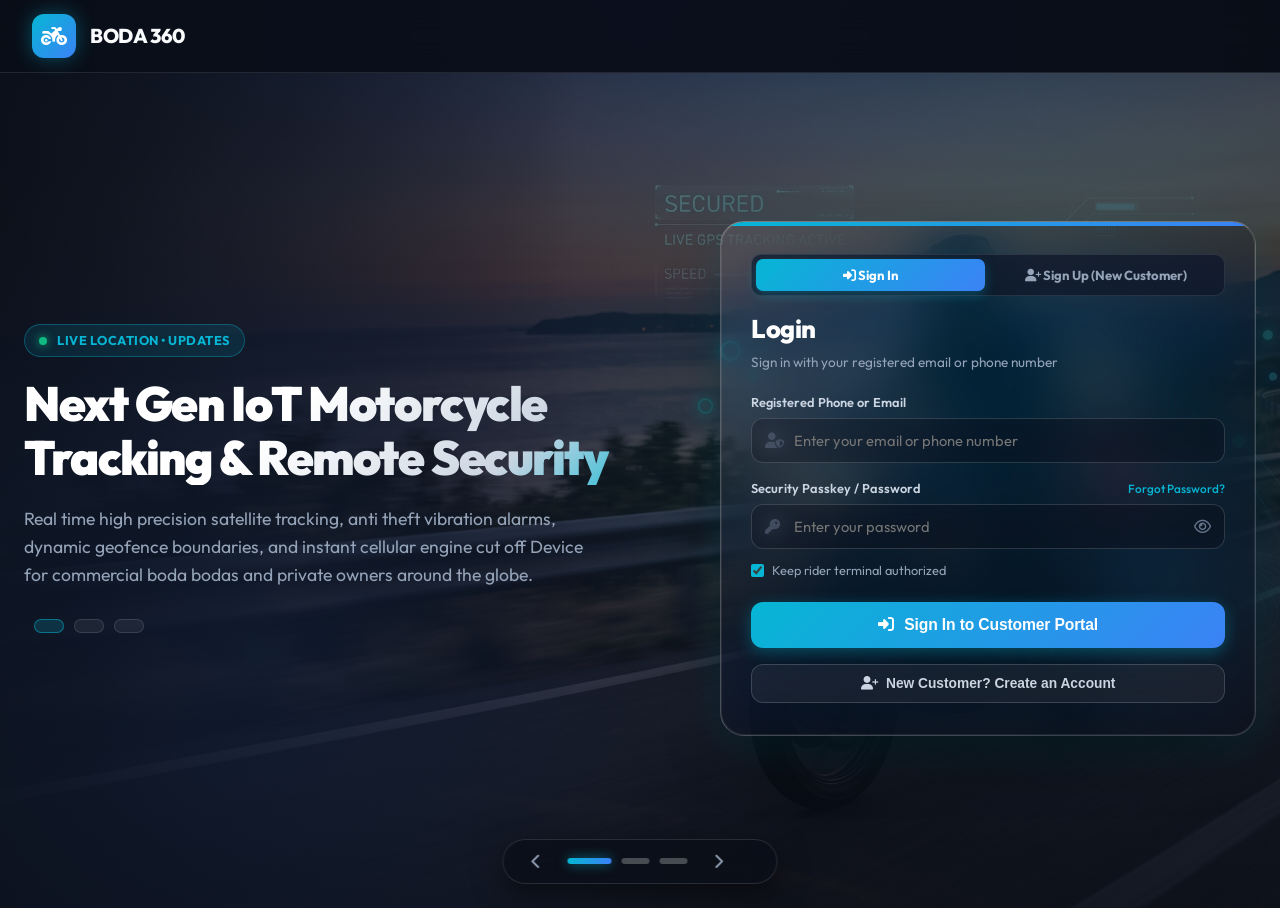
<file: index.html>
<!DOCTYPE html>
<html lang="en">

<head>
  <script src="/render-api-bridge.js"></script>
  <meta charset="UTF-8">
  <meta name="viewport" content="width=device-width, initial-scale=1.0">
  <title>Boda 360 IoT Ecosystem | Standalone Portals & Telematics Gateway</title>
  <meta name="description"
    content="IoT motorcycle tracking and remote immobilization system with dedicated, independent portals for Customers and Manufacturers. Commercial telematics and security in Kampala, Uganda.">
  <link rel="icon" type="image/svg+xml" href="data:image/svg+xml,%3Csvg xmlns='http://www.w3.org/2000/svg' viewBox='0 0 64 64'%3E%3Cdefs%3E%3ClinearGradient id='g' x1='0%25' y1='0%25' x2='100%25' y2='100%25'%3E%3Cstop offset='0%25' stop-color='%230284c7'/%3E%3Cstop offset='100%25' stop-color='%2338bdf8'/%3E%3C/linearGradient%3E%3C/defs%3E%3Crect width='64' height='64' rx='14' fill='url(%23g)'/%3E%3Ccircle cx='15.5' cy='43' r='7.5' fill='none' stroke='%23fff' stroke-width='4'/%3E%3Ccircle cx='15.5' cy='43' r='2' fill='%23fff'/%3E%3Ccircle cx='48.5' cy='43' r='7.5' fill='none' stroke='%23fff' stroke-width='4'/%3E%3Ccircle cx='48.5' cy='43' r='2' fill='%23fff'/%3E%3Cpath d='M15.5 43 L27 36' stroke='%23fff' stroke-width='3.6' stroke-linecap='round'/%3E%3Cpath d='M35.5 17.5 H41.5 L48.5 43' fill='none' stroke='%23fff' stroke-width='4' stroke-linecap='round' stroke-linejoin='round'/%3E%3Cpath d='M9.5 26.5 H22.5 L26.5 29.5 C29 24 34 22 41.5 24 L43 28.5 L35.5 40.5 H26.5 L23.5 33 L11.5 30.5 Z' fill='%23fff'/%3E%3Cpath d='M43.5 22 L49 23.2 L47.8 27.5 L43 26.5 Z' fill='%23fff'/%3E%3C/svg%3E">

  <!-- Google Fonts: Outfit & JetBrains Mono -->
  <link rel="preconnect" href="https://fonts.googleapis.com">
  <link rel="preconnect" href="https://fonts.gstatic.com" crossorigin>
  <link
    href="https://fonts.googleapis.com/css2?family=JetBrains+Mono:wght@400;500;700&family=Outfit:wght@300;400;500;600;700;800;900&display=swap"
    rel="stylesheet">

  <!-- Font Awesome Icons -->
  <link rel="stylesheet" href="https://cdnjs.cloudflare.com/ajax/libs/font-awesome/6.5.1/css/all.min.css">

  <style>
    :root {
      --bg-primary: #0a0e17;
      --bg-secondary: #0f172a;
      --bg-card: rgba(15, 23, 42, 0.85);
      --border-color: rgba(255, 255, 255, 0.1);
      --accent-cyan: #06b6d4;
      --accent-blue: #3b82f6;
      --accent-amber: #f59e0b;
      --accent-emerald: #10b981;
      --accent-rose: #f43f5e;
      --text-main: #f8fafc;
      --text-muted: #94a3b8;
    }

    * {
      box-sizing: border-box;
      margin: 0;
      padding: 0;
    }

    html,
    body {
      max-width: 100%;
      overflow-x: hidden;
    }

    body {
      font-family: 'Outfit', sans-serif;
      background: radial-gradient(circle at 50% 0%, #1e1b4b 0%, var(--bg-primary) 65%);
      color: var(--text-main);
      min-height: 100vh;
      display: flex;
      flex-direction: column;
      line-height: 1.5;
    }

    /* Top App Navigation */
    .top-bar {
      border-bottom: 1px solid var(--border-color);
      background: rgba(10, 14, 23, 0.88);
      -webkit-backdrop-filter: blur(16px);
      backdrop-filter: blur(16px);
      padding: 14px 32px;
      display: flex;
      justify-content: space-between;
      align-items: center;
      position: sticky;
      top: 0;
      z-index: 100;
    }

    .brand-wrap {
      display: flex;
      align-items: center;
      gap: 14px;
    }

    .logo-badge {
      width: 44px;
      height: 44px;
      border-radius: 12px;
      background: linear-gradient(135deg, var(--accent-cyan), var(--accent-blue));
      display: flex;
      align-items: center;
      justify-content: center;
      font-size: 1.3rem;
      color: #fff;
      box-shadow: 0 0 20px rgba(6, 182, 212, 0.4);
    }

    .brand-title {
      font-size: 1.25rem;
      font-weight: 800;
      letter-spacing: -0.02em;
      display: flex;
      align-items: center;
      gap: 10px;
    }

    .brand-pill {
      font-size: 0.65rem;
      background: rgba(6, 182, 212, 0.15);
      border: 1px solid rgba(6, 182, 212, 0.3);
      color: var(--accent-cyan);
      padding: 3px 8px;
      border-radius: 20px;
      letter-spacing: 0.05em;
      text-transform: uppercase;
      font-weight: 700;
    }

    .gateway-status-info {
      font-size: 0.85rem;
      color: var(--text-muted);
      display: flex;
      align-items: center;
      gap: 16px;
    }

    .gateway-status-info strong {
      color: #e2e8f0;
    }

    /* ========================================================
       HERO BANNER SECTION WITH DUAL-IMAGE SLIDER & LOGIN GATEWAY
       ======================================================== */
    .hero-banner-section {
      position: relative;
      width: 100%;
      flex: 1;
      min-height: calc(100vh - 65px);
      overflow: hidden;
      display: flex;
      align-items: center;
      justify-content: center;
    }

    /* Background Slides Container */
    .hero-slides-viewport {
      position: absolute;
      inset: 0;
      z-index: 1;
    }

    .hero-slide {
      position: absolute;
      inset: 0;
      opacity: 0;
      transform: scale(1.05);
      transition: opacity 1.2s cubic-bezier(0.4, 0, 0.2, 1), transform 8s ease-out;
      background-size: cover;
      background-position: center center;
      background-repeat: no-repeat;
    }

    .hero-slide.active {
      opacity: 1;
      transform: scale(1);
    }

    /* Slide 1: Coastal Rider with HUD Graphic */
    .hero-slide-1 {
      background-image:
        linear-gradient(180deg, rgba(10, 14, 23, 0.4) 0%, rgba(10, 14, 23, 0.85) 100%),
        linear-gradient(90deg, rgba(10, 14, 23, 0.88) 0%, rgba(10, 14, 23, 0.22) 45%, rgba(10, 14, 23, 0.48) 100%),
        url('/image/hero bunner 1.jpg'),
        url('/image/hero-banner-1.jpg');
    }

    /* Slide 2: Speedway Telematics Rider at Dusk/Night */
    .hero-slide-2 {
      background-image:
        linear-gradient(180deg, rgba(10, 14, 23, 0.4) 0%, rgba(10, 14, 23, 0.85) 100%),
        linear-gradient(90deg, rgba(10, 14, 23, 0.88) 0%, rgba(10, 14, 23, 0.22) 45%, rgba(10, 14, 23, 0.48) 100%),
        url('/image/hero bunner 2.jpg'),
        url('/image/hero-banner-2.jpg');
    }

    /* Slide 3: Smart Security & Tamper Alert */
    .hero-slide-3 {
      background-image:
        linear-gradient(180deg, rgba(10, 14, 23, 0.4) 0%, rgba(10, 14, 23, 0.85) 100%),
        linear-gradient(90deg, rgba(10, 14, 23, 0.88) 0%, rgba(10, 14, 23, 0.22) 45%, rgba(10, 14, 23, 0.48) 100%),
        url('/image/hero bunner 3.jpg'),
        url('/image/hero-banner-3.jpg');
    }

    /* Scanline Grid Overlay for Tech Aesthetics */
    .hero-tech-overlay {
      position: absolute;
      inset: 0;
      background: radial-gradient(circle at 80% 30%, rgba(6, 182, 212, 0.12), transparent 45%),
        radial-gradient(circle at 20% 70%, rgba(59, 130, 246, 0.1), transparent 45%);
      pointer-events: none;
      z-index: 2;
    }

    /* Slider Interactive Navigation Controls */
    .banner-controls {
      position: absolute;
      bottom: 24px;
      left: 50%;
      transform: translateX(-50%);
      z-index: 10;
      display: flex;
      align-items: center;
      gap: 16px;
      background: rgba(10, 14, 23, 0.75);
      -webkit-backdrop-filter: blur(12px);
      backdrop-filter: blur(12px);
      border: 1px solid rgba(255, 255, 255, 0.12);
      padding: 8px 18px;
      border-radius: 40px;
      box-shadow: 0 10px 30px rgba(0, 0, 0, 0.5);
    }

    .banner-btn {
      background: transparent;
      border: none;
      color: var(--text-muted);
      cursor: pointer;
      font-size: 0.95rem;
      padding: 6px 10px;
      border-radius: 50%;
      display: flex;
      align-items: center;
      justify-content: center;
      transition: all 0.2s ease;
    }

    .banner-btn:hover {
      color: #fff;
      background: rgba(255, 255, 255, 0.1);
    }

    .banner-dots {
      display: flex;
      align-items: center;
      gap: 10px;
    }

    .banner-dot {
      width: 28px;
      height: 6px;
      border-radius: 4px;
      background: rgba(255, 255, 255, 0.25);
      cursor: pointer;
      transition: all 0.3s ease;
    }

    .banner-dot.active {
      width: 44px;
      background: linear-gradient(90deg, var(--accent-cyan), var(--accent-blue));
      box-shadow: 0 0 12px rgba(6, 182, 212, 0.6);
    }

    .banner-slide-label {
      font-family: 'JetBrains Mono', monospace;
      font-size: 0.75rem;
      color: var(--text-muted);
      white-space: nowrap;
      padding-left: 8px;
      border-left: 1px solid rgba(255, 255, 255, 0.15);
    }

    /* Hero Banner Inner Split Grid */
    .hero-content-wrap {
      position: relative;
      z-index: 5;
      max-width: 1280px;
      width: 100%;
      margin: 0 auto;
      padding: 56px 24px 80px;
      display: grid;
      grid-template-columns: 1.15fr 0.95fr;
      gap: 48px;
      align-items: center;
    }

    /* Left Side: System Narrative & Metrics */
    .hero-info-column {
      display: flex;
      flex-direction: column;
      gap: 20px;
    }

    .hero-live-pill {
      display: inline-flex;
      align-items: center;
      gap: 10px;
      background: rgba(6, 182, 212, 0.12);
      border: 1px solid rgba(6, 182, 212, 0.35);
      color: var(--accent-cyan);
      padding: 6px 14px;
      border-radius: 30px;
      font-size: 0.8rem;
      font-weight: 700;
      letter-spacing: 0.04em;
      width: fit-content;
    }

    .pulse-dot {
      width: 8px;
      height: 8px;
      border-radius: 50%;
      background: #10b981;
      box-shadow: 0 0 10px #10b981;
      animation: livePulse 2s infinite;
    }

    @keyframes livePulse {
      0% {
        transform: scale(0.95);
        opacity: 0.75;
      }

      50% {
        transform: scale(1.3);
        opacity: 1;
      }

      100% {
        transform: scale(0.95);
        opacity: 0.75;
      }
    }

    .hero-main-title {
      font-size: 3rem;
      font-weight: 900;
      line-height: 1.12;
      letter-spacing: -0.03em;
      background: linear-gradient(135deg, #ffffff 40%, #cbd5e1 75%, var(--accent-cyan) 100%);
      -webkit-background-clip: text;
      background-clip: text;
      -webkit-text-fill-color: transparent;
    }

    .hero-tagline {
      font-size: 1.1rem;
      color: #94a3b8;
      line-height: 1.6;
      max-width: 580px;
    }

    /* Key Spec Badges */
    .hero-specs-row {
      display: flex;
      flex-wrap: wrap;
      gap: 12px;
      margin-top: 8px;
    }

    .spec-item {
      display: flex;
      align-items: center;
      gap: 10px;
      background: rgba(15, 23, 42, 0.65);
      -webkit-backdrop-filter: blur(10px);
      backdrop-filter: blur(10px);
      border: 1px solid var(--border-color);
      border-radius: 12px;
      padding: 10px 16px;
    }

    .spec-icon {
      font-size: 1.1rem;
      color: var(--accent-cyan);
    }

    .spec-text-val {
      font-family: 'JetBrains Mono', monospace;
      font-size: 0.88rem;
      font-weight: 700;
      color: #f1f5f9;
    }

    .spec-text-lbl {
      font-size: 0.7rem;
      color: var(--text-muted);
      text-transform: uppercase;
      letter-spacing: 0.05em;
    }

    /* Quick Image Switcher Chips */
    .image-switcher-strip {
      display: flex;
      align-items: center;
      gap: 10px;
      margin-top: 10px;
      flex-wrap: wrap;
    }

    .image-switcher-strip span {
      font-size: 0.75rem;
      color: var(--text-muted);
      text-transform: uppercase;
      letter-spacing: 0.05em;
    }

    .btn-switch-img {
      background: rgba(255, 255, 255, 0.06);
      border: 1px solid rgba(255, 255, 255, 0.12);
      color: #cbd5e1;
      padding: 6px 14px;
      border-radius: 20px;
      font-size: 0.78rem;
      font-weight: 600;
      cursor: pointer;
      display: inline-flex;
      align-items: center;
      gap: 8px;
      transition: all 0.2s ease;
    }

    .btn-switch-img:hover,
    .btn-switch-img.active {
      background: rgba(6, 182, 212, 0.18);
      border-color: rgba(6, 182, 212, 0.5);
      color: #fff;
    }

    /* ========================================================
       RIGHT SIDE: INTERACTIVE PORTAL LOGIN CARD TERMINAL
       ======================================================== */
    .hero-login-card {
      background: linear-gradient(135deg, rgba(255, 255, 255, 0.08) 0%, rgba(15, 23, 42, 0.22) 40%, rgba(10, 14, 23, 0.45) 100%);
      border: 1px solid rgba(255, 255, 255, 0.18);
      border-top: 1px solid rgba(255, 255, 255, 0.35);
      border-left: 1px solid rgba(255, 255, 255, 0.25);
      border-radius: 24px;
      padding: 32px 30px;
      backdrop-filter: blur(28px) saturate(180%);
      -webkit-backdrop-filter: blur(28px) saturate(180%);
      box-shadow: 0 25px 60px -15px rgba(0, 0, 0, 0.65),
        0 0 0 1px rgba(255, 255, 255, 0.08) inset,
        0 12px 40px rgba(6, 182, 212, 0.15);
      display: flex;
      flex-direction: column;
      position: relative;
      overflow: hidden;
      transition: border-color 0.3s ease, box-shadow 0.3s ease;
    }

    .hero-login-card::before {
      content: '';
      position: absolute;
      top: 0;
      left: 0;
      right: 0;
      height: 4px;
      background: linear-gradient(90deg, var(--accent-cyan), var(--accent-blue));
      transition: background 0.3s ease;
    }

    .login-card-header {
      margin-bottom: 20px;
    }

    .login-badge-top {
      display: flex;
      align-items: center;
      justify-content: space-between;
      margin-bottom: 8px;
    }

    .terminal-title {
      font-family: 'JetBrains Mono', monospace;
      font-size: 0.75rem;
      letter-spacing: 0.1em;
      color: var(--accent-cyan);
      text-transform: uppercase;
      display: flex;
      align-items: center;
      gap: 8px;
    }

    .login-title {
      font-size: 1.6rem;
      font-weight: 800;
      color: #fff;
      letter-spacing: -0.02em;
    }

    .login-subtitle {
      font-size: 0.85rem;
      color: var(--text-muted);
      margin-top: 4px;
    }

    /* Dedicated Customer Info Banner */
    .customer-info-banner {
      background: rgba(6, 182, 212, 0.08);
      border: 1px solid rgba(6, 182, 212, 0.26);
      border-radius: 14px;
      padding: 12px 14px;
      margin-bottom: 18px;
      display: flex;
      align-items: center;
      gap: 12px;
      transition: all 0.3s ease;
      position: relative;
      backdrop-filter: blur(12px);
      -webkit-backdrop-filter: blur(12px);
    }

    .customer-info-icon {
      width: 38px;
      height: 38px;
      border-radius: 10px;
      background: rgba(6, 182, 212, 0.2);
      border: 1px solid rgba(6, 182, 212, 0.4);
      display: flex;
      align-items: center;
      justify-content: center;
      font-size: 1.15rem;
      color: var(--accent-cyan);
      flex-shrink: 0;
    }

    .customer-info-text {
      flex: 1;
      min-width: 0;
    }

    .customer-info-target {
      font-size: 0.76rem;
      font-weight: 700;
      color: #e2e8f0;
      text-transform: uppercase;
      letter-spacing: 0.04em;
    }

    .customer-info-desc {
      font-size: 0.77rem;
      color: var(--text-muted);
      line-height: 1.35;
    }

    .customer-live-tag {
      display: inline-flex;
      align-items: center;
      gap: 5px;
      font-family: 'JetBrains Mono', monospace;
      font-size: 0.68rem;
      font-weight: 700;
      color: #38bdf8;
      background: rgba(6, 182, 212, 0.15);
      border: 1px solid rgba(6, 182, 212, 0.3);
      padding: 3px 8px;
      border-radius: 20px;
      white-space: nowrap;
    }

    .pulse-dot-small {
      width: 6px;
      height: 6px;
      border-radius: 50%;
      background: var(--accent-cyan);
      box-shadow: 0 0 8px var(--accent-cyan);
      animation: pulse 1.8s infinite;
    }

    /* Partner Subdomains Routing Card */
    .partner-subdomains-card {
      margin-top: 18px;
      padding-top: 14px;
      border-top: 1px dashed rgba(255, 255, 255, 0.12);
    }

    .subdomain-notice-header {
      display: flex;
      align-items: center;
      justify-content: space-between;
      font-size: 0.72rem;
      font-weight: 700;
      text-transform: uppercase;
      letter-spacing: 0.04em;
      color: #94a3b8;
      margin-bottom: 8px;
    }

    .subdomain-notice-header span {
      display: flex;
      align-items: center;
      gap: 6px;
    }

    .subdomain-notice-pill {
      font-size: 0.66rem;
      padding: 2px 7px;
      border-radius: 10px;
      background: rgba(255, 255, 255, 0.06);
      color: #94a3b8;
      font-weight: 600;
      border: 1px solid rgba(255, 255, 255, 0.1);
    }

    .subdomain-links-grid {
      display: grid;
      grid-template-columns: 1fr 1fr;
      gap: 8px;
    }

    .subdomain-link-item {
      display: flex;
      align-items: center;
      gap: 10px;
      padding: 8px 10px;
      background: rgba(255, 255, 255, 0.03);
      border: 1px solid rgba(255, 255, 255, 0.08);
      border-radius: 10px;
      text-decoration: none;
      color: #cbd5e1;
      transition: all 0.2s ease;
    }

    .subdomain-link-item:hover {
      background: rgba(255, 255, 255, 0.08);
      border-color: rgba(255, 255, 255, 0.22);
      color: #fff;
      transform: translateY(-1px);
    }

    .subdomain-link-icon {
      width: 28px;
      height: 28px;
      border-radius: 8px;
      display: flex;
      align-items: center;
      justify-content: center;
      font-size: 0.82rem;
      flex-shrink: 0;
    }

    .vendor-item .subdomain-link-icon {
      background: rgba(245, 158, 11, 0.15);
      color: var(--accent-amber);
      border: 1px solid rgba(245, 158, 11, 0.3);
    }

    .mfg-item .subdomain-link-icon {
      background: rgba(16, 185, 129, 0.15);
      color: var(--accent-emerald);
      border: 1px solid rgba(16, 185, 129, 0.3);
    }

    .subdomain-link-text {
      display: flex;
      flex-direction: column;
      min-width: 0;
    }

    .subdomain-host {
      font-family: 'JetBrains Mono', monospace;
      font-size: 0.72rem;
      font-weight: 700;
      color: #f1f5f9;
      white-space: nowrap;
      overflow: hidden;
      text-overflow: ellipsis;
    }

    .subdomain-label {
      font-size: 0.67rem;
      color: #94a3b8;
    }

    /* Subdomain pill in directory cards */
    .card-subdomain-badge {
      display: inline-flex;
      align-items: center;
      gap: 6px;
      font-family: 'JetBrains Mono', monospace;
      font-size: 0.73rem;
      padding: 4px 10px;
      border-radius: 6px;
      background: rgba(255, 255, 255, 0.05);
      border: 1px solid rgba(255, 255, 255, 0.1);
      color: #cbd5e1;
      margin-bottom: 14px;
    }

    .card-customer .card-subdomain-badge {
      border-color: rgba(6, 182, 212, 0.3);
      color: #38bdf8;
      background: rgba(6, 182, 212, 0.08);
    }

    .card-vendor .card-subdomain-badge {
      border-color: rgba(245, 158, 11, 0.3);
      color: #fbbf24;
      background: rgba(245, 158, 11, 0.08);
    }

    .card-mfg .card-subdomain-badge {
      border-color: rgba(16, 185, 129, 0.3);
      color: #34d399;
      background: rgba(16, 185, 129, 0.08);
    }

    /* Registered Fleet Account Switcher Chips */
    .fleet-chips-wrap {
      display: flex;
      align-items: center;
      gap: 8px;
      margin-bottom: 18px;
      flex-wrap: wrap;
    }

    .fleet-chips-label {
      font-size: 0.72rem;
      color: var(--text-muted);
      text-transform: uppercase;
      letter-spacing: 0.05em;
    }

    .fleet-chip {
      background: rgba(255, 255, 255, 0.06);
      border: 1px solid rgba(255, 255, 255, 0.12);
      color: #cbd5e1;
      padding: 4px 10px;
      border-radius: 16px;
      font-size: 0.74rem;
      font-weight: 600;
      cursor: pointer;
      display: inline-flex;
      align-items: center;
      gap: 6px;
      transition: all 0.2s ease;
      backdrop-filter: blur(8px);
      -webkit-backdrop-filter: blur(8px);
    }

    .fleet-chip:hover {
      background: rgba(255, 255, 255, 0.12);
      color: #fff;
      transform: translateY(-1px);
    }

    .fleet-chip.active {
      background: rgba(6, 182, 212, 0.22);
      border-color: rgba(6, 182, 212, 0.5);
      color: #38bdf8;
      box-shadow: 0 0 10px rgba(6, 182, 212, 0.25);
    }

    .forgot-pass-link {
      font-size: 0.74rem;
      color: var(--accent-cyan);
      text-decoration: none;
      font-weight: 500;
      transition: all 0.2s ease;
    }

    .forgot-pass-link:hover {
      color: #38bdf8;
      text-decoration: underline;
    }

    /* Login Form Inputs */
    .login-form {
      display: flex;
      flex-direction: column;
      gap: 16px;
    }

    .form-group {
      display: flex;
      flex-direction: column;
      gap: 6px;
    }

    .form-label {
      font-size: 0.8rem;
      font-weight: 600;
      color: #cbd5e1;
      display: flex;
      justify-content: space-between;
      align-items: center;
    }

    .input-wrapper {
      position: relative;
      display: flex;
      align-items: center;
    }

    .input-icon {
      position: absolute;
      left: 14px;
      color: #64748b;
      font-size: 0.95rem;
      pointer-events: none;
    }

    .form-input {
      width: 100%;
      background: rgba(10, 14, 23, 0.3);
      border: 1px solid rgba(255, 255, 255, 0.15);
      border-radius: 12px;
      padding: 12px 14px 12px 42px;
      color: #fff;
      font-family: inherit;
      font-size: 0.92rem;
      transition: all 0.2s ease;
      outline: none;
      backdrop-filter: blur(10px);
      -webkit-backdrop-filter: blur(10px);
    }

    .form-input:focus {
      border-color: var(--accent-cyan);
      box-shadow: 0 0 18px rgba(6, 182, 212, 0.35);
      background: rgba(10, 14, 23, 0.55);
    }

    .toggle-pass-btn {
      position: absolute;
      right: 14px;
      background: transparent;
      border: none;
      color: #64748b;
      cursor: pointer;
      font-size: 0.95rem;
      transition: color 0.2s;
    }

    .toggle-pass-btn:hover {
      color: #cbd5e1;
    }

    .form-meta {
      display: flex;
      align-items: center;
      justify-content: space-between;
      font-size: 0.8rem;
      color: var(--text-muted);
      margin-top: -4px;
    }

    .remember-check {
      display: flex;
      align-items: center;
      gap: 8px;
      cursor: pointer;
    }

    .remember-check input {
      cursor: pointer;
      accent-color: var(--accent-cyan);
    }

    .forgot-link {
      color: var(--accent-cyan);
      text-decoration: none;
      font-weight: 500;
    }

    .forgot-link:hover {
      text-decoration: underline;
    }

    /* Submit Action Buttons */
    .btn-submit-login {
      width: 100%;
      padding: 14px 20px;
      border-radius: 12px;
      border: none;
      background: linear-gradient(135deg, var(--accent-cyan), var(--accent-blue));
      color: #fff;
      font-size: 0.98rem;
      font-weight: 700;
      letter-spacing: -0.01em;
      cursor: pointer;
      display: flex;
      align-items: center;
      justify-content: center;
      gap: 10px;
      box-shadow: 0 4px 16px rgba(6, 182, 212, 0.35);
      transition: all 0.25s ease;
      margin-top: 6px;
    }

    .btn-submit-login:hover {
      box-shadow: 0 6px 24px rgba(6, 182, 212, 0.55);
      transform: translateY(-2px);
    }

    .btn-submit-login:active {
      transform: translateY(0);
    }

    .btn-instant-launch {
      width: 100%;
      padding: 11px 18px;
      border-radius: 12px;
      background: rgba(255, 255, 255, 0.06);
      border: 1px solid rgba(255, 255, 255, 0.16);
      color: #cbd5e1;
      font-size: 0.86rem;
      font-weight: 600;
      cursor: pointer;
      display: flex;
      align-items: center;
      justify-content: center;
      gap: 8px;
      transition: all 0.2s ease;
      text-decoration: none;
      backdrop-filter: blur(10px);
      -webkit-backdrop-filter: blur(10px);
    }

    .btn-instant-launch:hover {
      background: rgba(255, 255, 255, 0.1);
      color: #fff;
      border-color: rgba(255, 255, 255, 0.25);
    }

    /* Status Notification Banner */
    .login-status-box {
      display: none;
      border-radius: 10px;
      padding: 10px 14px;
      font-size: 0.82rem;
      align-items: center;
      gap: 10px;
      margin-top: 12px;
      animation: fadeIn 0.25s ease;
    }

    @keyframes fadeIn {
      from {
        opacity: 0;
        transform: translateY(-4px);
      }

      to {
        opacity: 1;
        transform: translateY(0);
      }
    }

    .login-status-box.loading {
      display: flex;
      background: rgba(6, 182, 212, 0.12);
      border: 1px solid rgba(6, 182, 212, 0.3);
      color: #38bdf8;
    }

    .login-status-box.success {
      display: flex;
      background: rgba(16, 185, 129, 0.12);
      border: 1px solid rgba(16, 185, 129, 0.3);
      color: #34d399;
    }

    .login-status-box.error {
      display: flex;
      background: rgba(244, 63, 94, 0.12);
      border: 1px solid rgba(244, 63, 94, 0.3);
      color: #fb7185;
    }

    /* ========================================================
       RESPONSIVE DESIGN (TABLETS & PHONES)
       ======================================================== */
    @media (max-width: 1024px) {
      .hero-content-wrap {
        grid-template-columns: 1fr;
        gap: 40px;
        padding-top: 40px;
        padding-bottom: 70px;
      }

      .hero-main-title {
        font-size: 2.4rem;
      }

      .hero-login-card {
        max-width: 580px;
        margin: 0 auto;
        width: 100%;
      }
    }

    @media (max-width: 768px) {
      .top-bar {
        padding: 12px 16px;
        flex-direction: column;
        align-items: stretch;
        gap: 8px;
      }

      .brand-wrap {
        justify-content: space-between;
      }

      .academic-info {
        font-size: 0.75rem;
        justify-content: space-between;
        padding-top: 6px;
        border-top: 1px solid rgba(255, 255, 255, 0.06);
      }

      .hero-banner-section {
        min-height: auto;
      }

      .hero-content-wrap {
        padding: 24px 16px 60px;
        gap: 28px;
      }

      .hero-main-title {
        font-size: 1.85rem;
      }

      .hero-tagline {
        font-size: 0.92rem;
      }

      .hero-login-card {
        padding: 22px 18px;
        border-radius: 18px;
      }

      .login-title {
        font-size: 1.35rem;
      }

      .banner-controls {
        bottom: 12px;
        padding: 6px 14px;
        gap: 12px;
      }

      .banner-slide-label {
        display: none;
      }
    }

    @media (max-width: 480px) {
      .hero-main-title {
        font-size: 1.5rem;
      }

      .hero-specs-row {
        gap: 8px;
      }

      .spec-item {
        padding: 8px 12px;
        flex: 1 1 100%;
      }

      .subdomain-links-grid {
        grid-template-columns: 1fr;
      }

      .btn-submit-login {
        padding: 12px 16px;
        font-size: 0.9rem;
      }
    }

    .auth-mode-tabs {
      display: grid;
      grid-template-columns: 1fr 1fr;
      gap: 6px;
      background: rgba(15, 23, 42, 0.75);
      border: 1px solid rgba(255, 255, 255, 0.1);
      padding: 4px;
      border-radius: 10px;
      margin-bottom: 14px;
    }

    .auth-mode-tab {
      background: transparent;
      border: none;
      color: var(--text-muted);
      font-family: inherit;
      font-size: 0.82rem;
      font-weight: 700;
      padding: 8px 10px;
      border-radius: 7px;
      cursor: pointer;
      transition: all 0.2s ease;
    }

    .auth-mode-tab.active {
      background: linear-gradient(135deg, var(--accent-cyan), var(--accent-blue));
      color: #ffffff;
      box-shadow: 0 4px 12px rgba(6, 182, 212, 0.3);
    }

    .reg-optional-grid {
      display: grid;
      grid-template-columns: 1fr 1fr;
      gap: 10px;
    }

    .reg-section-divider {
      display: flex;
      align-items: center;
      justify-content: space-between;
      gap: 8px;
      padding: 6px 10px;
      margin-top: 2px;
      background: rgba(6, 182, 212, 0.1);
      border: 1px solid rgba(6, 182, 212, 0.25);
      border-radius: 8px;
      font-size: 0.72rem;
      font-weight: 700;
      letter-spacing: 0.04em;
      text-transform: uppercase;
      color: var(--accent-cyan);
    }

    .btn-reg-autofill {
      background: rgba(6, 182, 212, 0.16);
      border: 1px solid rgba(6, 182, 212, 0.4);
      color: #67e8f9;
      font-family: inherit;
      font-size: 0.68rem;
      font-weight: 700;
      padding: 2px 8px;
      border-radius: 6px;
      cursor: pointer;
      transition: all 0.2s ease;
    }

    .btn-reg-autofill:hover {
      background: rgba(6, 182, 212, 0.3);
      color: #fff;
    }

    #portalRegisterForm {
      max-height: 64vh;
      max-height: 64dvh;
      overflow-y: auto;
      padding-right: 4px;
    }

    body {
      min-height: 100vh;
      min-height: 100dvh;
    }

    .hero-banner-section {
      min-height: calc(100vh - 65px);
      min-height: calc(100dvh - 65px);
    }

    @media (max-width: 768px) {
      .hero-content-wrap {
        padding: 20px 14px 74px;
        gap: 22px;
      }

      /* Prevent iOS Safari zoom on input focus */
      .form-input {
        font-size: 16px;
      }

      .reg-optional-grid {
        grid-template-columns: 1fr;
      }

      #portalRegisterForm {
        max-height: none;
        overflow-y: visible;
      }
    }

    @media (max-width: 480px) {
      .hero-content-wrap {
        padding: 16px 12px 72px;
      }

      .hero-login-card {
        padding: 18px 14px;
        border-radius: 16px;
      }

      .auth-mode-tabs {
        grid-template-columns: 1fr;
      }

      .form-label {
        flex-wrap: wrap;
        gap: 4px;
      }
    }

    @media (max-width: 360px) {
      .hero-main-title {
        font-size: 1.32rem;
      }

      .brand-title {
        font-size: 1.05rem;
      }
    }
  </style>
</head>

<body>

  <!-- Top App Navigation -->
  <header class="top-bar">
    <div class="brand-wrap">
      <div class="logo-badge">
        <i class="fa-solid fa-motorcycle"></i>
      </div>
      <div>
        <div class="brand-title">
          BODA 360
        </div>
      </div>
    </div>
  </header>

  <!-- ========================================================
       HERO BANNER SECTION (WITH 2 IMAGES & LOGIN TERMINAL)
       ======================================================== -->
  <section class="hero-banner-section" id="heroBanner">

    <!-- Dynamic Slides Viewport -->
    <div class="hero-slides-viewport">
      <!-- Slide 1: hero bunner 1.jpg (Live GPS Radar HUD) -->
      <div class="hero-slide hero-slide-1 active" id="slide1"></div>
      <!-- Slide 2: hero bunner 2.jpg (High-Speed Speedway Telematics) -->
      <div class="hero-slide hero-slide-2" id="slide2"></div>
      <!-- Slide 3: hero-banner-3.jpg (Instant Theft & Vibration Security Alert) -->
      <div class="hero-slide hero-slide-3" id="slide3"></div>
    </div>

    <!-- Tech Grid & Glow Overlay -->
    <div class="hero-tech-overlay"></div>

    <!-- Banner Interactive Controls (Prev / Next & Dots) -->
    <div class="banner-controls">
      <button class="banner-btn" id="prevSlideBtn" title="Previous Hero Banner" aria-label="Previous Slide">
        <i class="fa-solid fa-chevron-left"></i>
      </button>
      <div class="banner-dots">
        <div class="banner-dot active" data-slide="0" title="Slide 1: GPS Live Radar HUD"></div>
        <div class="banner-dot" data-slide="1" title="Slide 2: Cellular IoT Speedway"></div>
        <div class="banner-dot" data-slide="2" title="Slide 3: Anti-Theft Vibration Alert"></div>
      </div>
      <button class="banner-btn" id="nextSlideBtn" title="Next Hero Banner" aria-label="Next Slide">
        <i class="fa-solid fa-chevron-right"></i>
      </button>
      <div class="banner-slide-label" id="slideIndicatorLabel">
      </div>
    </div>

    <!-- Hero Content (Split Grid: Left Narrative + Right Login Terminal) -->
    <div class="hero-content-wrap">

      <!-- Left Column: Vision & Telematics Specifications -->
      <div class="hero-info-column">
        <div class="hero-live-pill">
          <span class="pulse-dot"></span> LIVE LOCATION &bull; UPDATES
        </div>

        <h1 class="hero-main-title">
          Next Gen IoT Motorcycle Tracking & Remote Security
        </h1>

        <p class="hero-tagline">
          Real time high precision satellite tracking, anti theft vibration alarms, dynamic geofence boundaries, and
          instant cellular engine cut off Device for commercial boda bodas and private owners around the globe.
        </p>

        <!-- Quick Switcher for the Telematics Feeds -->
        <div class="image-switcher-strip">
          <span></span>
          <button type="button" class="btn-switch-img active" id="btnHero1" title="Feed 1: GPS Radar HUD">
            <i class="fa-solid fa-radar"></i>
          </button>
          <button type="button" class="btn-switch-img" id="btnHero2" title="Feed 2: Speedway Telematics">
            <i class="fa-solid fa-radar"></i>
          </button>
          <button type="button" class="btn-switch-img" id="btnHero3" title="Feed 3: Security & Anti-Theft Alerts">
            <i class="fa-solid fa-radar"></i>
          </button>
        </div>
      </div>

      <!-- Right Column: Dedicated Customer & Rider Login / Register Terminal -->
      <div class="hero-login-card" id="loginTerminal">
        <div class="auth-mode-tabs">
          <button type="button" class="auth-mode-tab active" id="tabBtnSignIn" onclick="switchAuthMode('login')">
            <i class="fa-solid fa-right-to-bracket"></i> Sign In
          </button>
          <button type="button" class="auth-mode-tab" id="tabBtnRegister" onclick="switchAuthMode('register')">
            <i class="fa-solid fa-user-plus"></i> Sign Up (New Customer)
          </button>
        </div>

        <div class="login-card-header">
          <h2 class="login-title" id="authCardTitle">Login</h2>
          <p class="login-subtitle" id="authCardSubtitle">Sign in with your registered email or phone number</p>
        </div>

        <!-- Login Form -->
        <form class="login-form" id="portalLoginForm" onsubmit="handleLoginSubmit(event)">
          <div class="form-group">
            <label class="form-label" for="loginEmail">
              <span id="labelEmail">Registered Phone or Email</span>
            </label>
            <div class="input-wrapper">
              <i class="fa-solid fa-user-shield input-icon" id="inputIcon"></i>
              <input type="text" id="loginEmail" class="form-input" placeholder="Enter your email or phone number"
                value="" required autocomplete="username">
            </div>
          </div>

          <div class="form-group">
            <label class="form-label" for="loginPassword">
              <span>Security Passkey / Password</span>
              <a href="#" class="forgot-pass-link" id="linkForgotPassword" onclick="handleForgotPassword(event)">Forgot
                Password?</a>
            </label>
            <div class="input-wrapper">
              <i class="fa-solid fa-key input-icon"></i>
              <input type="password" id="loginPassword" class="form-input" placeholder="Enter your password"
                value="" required autocomplete="current-password">
              <button type="button" class="toggle-pass-btn" id="togglePasswordBtn" title="Show/Hide Password"
                aria-label="Toggle password visibility">
                <i class="fa-regular fa-eye" id="eyeIcon"></i>
              </button>
            </div>
          </div>

          <div class="form-meta">
            <label class="remember-check">
              <input type="checkbox" id="rememberMe" checked>
              <span>Keep rider terminal authorized</span>
            </label>
          </div>

          <!-- Submit Button -->
          <button type="submit" class="btn-submit-login" id="btnLoginSubmit">
            <i class="fa-solid fa-right-to-bracket"></i>
            <span id="submitBtnText">Sign In to Customer Portal</span>
          </button>

          <!-- Switch to Sign Up Button -->
          <button type="button" class="btn-instant-launch" id="btnInstantLaunch" onclick="switchAuthMode('register')">
            <i class="fa-solid fa-user-plus"></i>
            <span id="instantBtnText">New Customer? Create an Account</span>
          </button>

          <!-- Live Status & Feedback Box -->
          <div class="login-status-box" id="loginStatusBox">
            <i class="fa-solid fa-spinner fa-spin" id="statusSpinner"></i>
            <span id="statusMessage">Verifying encrypted telematics credentials...</span>
          </div>
        </form>

        <!-- New Customer Sign Up Form (Account Only — Bike & Tracker Linked Next) -->
        <form class="login-form" id="portalRegisterForm" onsubmit="handleRegisterSubmit(event)" style="display: none;">
          <div class="reg-section-divider">
            <span><i class="fa-solid fa-user-shield"></i> Quick Account Sign Up</span>
            <span style="font-size: 0.68rem; color: #38bdf8; text-transform: none; font-weight: 600;">Step 1 of 2</span>
          </div>

          <div class="form-group">
            <label class="form-label" for="regFullName"><span>Full Legal Name *</span></label>
            <div class="input-wrapper">
              <i class="fa-solid fa-user input-icon"></i>
              <input type="text" id="regFullName" class="form-input" placeholder="e.g. David Kato" required autocomplete="name">
            </div>
          </div>

          <div class="reg-optional-grid">
            <div class="form-group">
              <label class="form-label" for="regPhone"><span>Owner Phone (SMS / Call Alerts) *</span></label>
              <div class="input-wrapper">
                <i class="fa-solid fa-phone input-icon"></i>
                <input type="tel" id="regPhone" class="form-input" placeholder="+256 774 123456" required autocomplete="tel">
              </div>
            </div>
            <div class="form-group">
              <label class="form-label" for="regEmail"><span>Email Address *</span></label>
              <div class="input-wrapper">
                <i class="fa-solid fa-envelope input-icon"></i>
                <input type="email" id="regEmail" class="form-input" placeholder="david@boda.ug" required autocomplete="email">
              </div>
            </div>
          </div>

          <div class="form-group">
            <label class="form-label" for="regPassword"><span>Create Password (min. 6 chars) *</span></label>
            <div class="input-wrapper">
              <i class="fa-solid fa-lock input-icon"></i>
              <input type="password" id="regPassword" class="form-input" placeholder="Create strong password" minlength="6" required autocomplete="new-password">
              <button type="button" class="toggle-pass-btn" id="toggleRegPasswordBtn" onclick="toggleRegPasswordVisibility()" title="Show/Hide Password" aria-label="Toggle password visibility">
                <i class="fa-regular fa-eye" id="regEyeIcon"></i>
              </button>
            </div>
          </div>

          <div style="background: rgba(6, 182, 212, 0.08); border: 1px dashed rgba(6, 182, 212, 0.35); border-radius: 10px; padding: 10px 12px; font-size: 0.77rem; color: #cbd5e1; display: flex; align-items: flex-start; gap: 9px;">
            <i class="fa-solid fa-motorcycle" style="color: var(--accent-cyan); margin-top: 2px;"></i>
            <span><strong>Next step after Sign Up:</strong> Once your account is created, you'll enter your tracker IMEI &amp; motorcycle details inside your dashboard.</span>
          </div>

          <button type="submit" class="btn-submit-login" id="btnRegisterSubmit">
            <i class="fa-solid fa-user-plus"></i>
            <span>Sign Up &amp; Continue</span>
          </button>

          <div class="login-status-box" id="registerStatusBox">
            <i class="fa-solid fa-spinner fa-spin" id="regStatusSpinner"></i>
            <span id="regStatusMessage">Creating your customer account...</span>
          </div>
        </form>

      </div>

    </div>

  </section>

  <!-- ========================================================
       CLIENT INTERACTIVITY & AUTHENTICATION SCRIPT
       ======================================================== -->
  <script>
    let currentSlide = 0;
    let slideTimer = null;

    // Elements
    const slides = [
      document.getElementById('slide1'),
      document.getElementById('slide2'),
      document.getElementById('slide3')
    ];
    const bannerDots = document.querySelectorAll('.banner-dot');
    const slideIndicatorLabel = document.getElementById('slideIndicatorLabel');
    const btnHero1 = document.getElementById('btnHero1');
    const btnHero2 = document.getElementById('btnHero2');
    const btnHero3 = document.getElementById('btnHero3');

    const loginEmailInput = document.getElementById('loginEmail');
    const loginPasswordInput = document.getElementById('loginPassword');
    const togglePasswordBtn = document.getElementById('togglePasswordBtn');
    const eyeIcon = document.getElementById('eyeIcon');
    const submitBtn = document.getElementById('btnLoginSubmit');
    const submitBtnText = document.getElementById('submitBtnText');
    const instantBtnText = document.getElementById('instantBtnText');
    const loginStatusBox = document.getElementById('loginStatusBox');
    const statusSpinner = document.getElementById('statusSpinner');
    const statusMessage = document.getElementById('statusMessage');

    // Clear any stale demo account from localStorage
    try {
      const existingEmail = (localStorage.getItem('boda_user_email') || '').toLowerCase();
      if (existingEmail === 'john.mukasa@boda.ug' || existingEmail === 'emmanuel.otim@gmail.com') {
        localStorage.removeItem('boda_auth_token');
        localStorage.removeItem('boda_user_profile');
        localStorage.removeItem('boda_user_role');
        localStorage.removeItem('boda_user_email');
        localStorage.removeItem('boda_user_avatar');
        localStorage.removeItem('boda_avatar_owner');
      }
    } catch (_) {}

    // ==========================================
    // HERO BANNER CAROUSEL LOGIC
    // ==========================================
    function setHeroSlide(index) {
      currentSlide = (index + slides.length) % slides.length;

      slides.forEach((slide, i) => {
        if (slide) {
          slide.classList.toggle('active', i === currentSlide);
        }
      });

      bannerDots.forEach((dot, i) => {
        dot.classList.toggle('active', i === currentSlide);
      });

      if (btnHero1) btnHero1.classList.toggle('active', currentSlide === 0);
      if (btnHero2) btnHero2.classList.toggle('active', currentSlide === 1);
      if (btnHero3) btnHero3.classList.toggle('active', currentSlide === 2);

      if (slideIndicatorLabel) {
        if (currentSlide === 0) {
          slideIndicatorLabel.textContent = '';
        } else if (currentSlide === 1) {
          slideIndicatorLabel.textContent = '';
        } else {
          slideIndicatorLabel.textContent = '';
        }
      }
    }

    function nextHeroSlide() {
      setHeroSlide(currentSlide + 1);
    }

    function prevHeroSlide() {
      setHeroSlide(currentSlide - 1);
    }

    function startSlideTimer() {
      stopSlideTimer();
      slideTimer = setInterval(nextHeroSlide, 7000);
    }

    function stopSlideTimer() {
      if (slideTimer) clearInterval(slideTimer);
    }

    // Attach Carousel Event Listeners
    document.getElementById('nextSlideBtn').addEventListener('click', () => {
      nextHeroSlide();
      startSlideTimer();
    });

    document.getElementById('prevSlideBtn').addEventListener('click', () => {
      prevHeroSlide();
      startSlideTimer();
    });

    bannerDots.forEach(dot => {
      dot.addEventListener('click', () => {
        const slideIdx = parseInt(dot.getAttribute('data-slide'), 10);
        setHeroSlide(slideIdx);
        startSlideTimer();
      });
    });

    if (btnHero1) {
      btnHero1.addEventListener('click', () => {
        setHeroSlide(0);
        startSlideTimer();
      });
    }

    if (btnHero2) {
      btnHero2.addEventListener('click', () => {
        setHeroSlide(1);
        startSlideTimer();
      });
    }

    if (btnHero3) {
      btnHero3.addEventListener('click', () => {
        setHeroSlide(2);
        startSlideTimer();
      });
    }

    const heroBannerElem = document.getElementById('heroBanner');
    heroBannerElem.addEventListener('mouseenter', stopSlideTimer);
    heroBannerElem.addEventListener('mouseleave', startSlideTimer);

    // Toggle Password Visibility
    togglePasswordBtn.addEventListener('click', () => {
      if (loginPasswordInput.type === 'password') {
        loginPasswordInput.type = 'text';
        eyeIcon.className = 'fa-regular fa-eye-slash';
      } else {
        loginPasswordInput.type = 'password';
        eyeIcon.className = 'fa-regular fa-eye';
      }
    });

    // Forgot Password Action
    function handleForgotPassword(event) {
      if (event) event.preventDefault();
      const email = loginEmailInput.value.trim() || 'registered account';
      showStatus('loading', 'Contacting Kampala Fleet Security Dispatch for passkey recovery...');
      setTimeout(() => {
        showStatus('success', `Security passkey recovery instructions dispatched to SIM / ${email}.`);
      }, 700);
    }

    // Status Notification Helper
    function showStatus(type, message) {
      loginStatusBox.className = `login-status-box ${type}`;
      statusMessage.textContent = message;

      if (type === 'loading') {
        statusSpinner.className = 'fa-solid fa-spinner fa-spin';
      } else if (type === 'success') {
        statusSpinner.className = 'fa-solid fa-circle-check';
      } else if (type === 'error') {
        statusSpinner.className = 'fa-solid fa-triangle-exclamation';
      }
    }

    function hideStatus() {
      loginStatusBox.className = 'login-status-box';
    }

    async function fetchWithTimeout(url, options, timeoutMs = 3500) {
      const controller = new AbortController();
      const timer = setTimeout(() => controller.abort(), timeoutMs);
      try {
        return await fetch(url, { ...options, signal: controller.signal });
      } finally {
        clearTimeout(timer);
      }
    }

    function getLocalRegisteredUsers() {
      try {
        const raw = localStorage.getItem('boda_registered_users');
        const parsed = raw ? JSON.parse(raw) : [];
        return Array.isArray(parsed) ? parsed : [];
      } catch (_) {
        return [];
      }
    }

    function saveLocalRegisteredUser(userRecord) {
      try {
        const list = getLocalRegisteredUsers().filter(
          u =>
            String(u.email || '').toLowerCase() !== String(userRecord.email || '').toLowerCase() &&
            String(u.phone_number || '') !== String(userRecord.phone_number || '')
        );
        list.push(userRecord);
        localStorage.setItem('boda_registered_users', JSON.stringify(list));
      } catch (_) {}
    }

    function completeCustomerAuthRedirect(userObj, tokenStr, targetUrl) {
      try {
        localStorage.removeItem('boda_user_avatar');
        localStorage.removeItem('boda_avatar_owner');
        if (tokenStr) localStorage.setItem('boda_auth_token', tokenStr);
        localStorage.setItem('boda_user_profile', JSON.stringify(userObj));
        localStorage.setItem('boda_user_email', userObj.email || '');
        localStorage.setItem('boda_user_role', 'customer');
      } catch (_) {}

      setTimeout(() => {
        window.location.href = targetUrl;
      }, 380);
    }

    // Handle Login Form Submission
    async function handleLoginSubmit(event) {
      event.preventDefault();
      const email = loginEmailInput.value.trim();
      const password = loginPasswordInput.value;

      if (!email || !password) {
        showStatus('error', 'Please enter both your phone/email and password.');
        return;
      }

      showStatus('loading', 'Authenticating rider telematics credentials...');
      submitBtn.disabled = true;

      try {
        const response = await fetchWithTimeout('/api/auth/login', {
          method: 'POST',
          headers: { 'Content-Type': 'application/json' },
          body: JSON.stringify({ email, password })
        }, 3500);

        const contentType = response.headers.get('content-type') || '';
        const data = contentType.includes('application/json') ? await response.json() : null;

        if (response.ok && data && data.success) {
          showStatus('success', 'Access Granted! Opening Customer Command Portal...');
          if (data.user) {
            saveLocalRegisteredUser({ ...data.user, password });
          }
          completeCustomerAuthRedirect(
            data.user || { full_name: email, email, role: 'customer' },
            data.token || `local-jwt-${Date.now()}`,
            '/customer/'
          );
          return;
        }

        if (response.status === 400 || response.status === 401) {
          showStatus('error', (data && data.message) || 'Invalid credentials. Please check your email/phone and password or Sign Up first.');
          submitBtn.disabled = false;
          return;
        }
      } catch (_) {
        // Fall through to local registered account check if cloud server is cold-starting
      }

      // Check locally registered accounts when cloud backend is cold-starting
      const cleanId = email.toLowerCase();
      const localMatch = getLocalRegisteredUsers().find(
        u =>
          (String(u.email || '').toLowerCase() === cleanId || String(u.phone_number || '') === email) &&
          (!u.password || u.password === password)
      );

      if (localMatch) {
        showStatus('success', 'Access Granted! Opening Customer Command Portal...');
        completeCustomerAuthRedirect(localMatch, `local-jwt-${Date.now()}`, '/customer/');
      } else {
        showStatus('error', 'Invalid credentials or account not found. Please Sign Up first.');
        submitBtn.disabled = false;
      }
    }

    // Initialize carousel on load
    function switchAuthMode(mode) {
      const isReg = mode === 'register';
      const tabLogin = document.getElementById('tabBtnSignIn');
      const tabReg = document.getElementById('tabBtnRegister');
      const loginForm = document.getElementById('portalLoginForm');
      const regForm = document.getElementById('portalRegisterForm');
      const titleEl = document.getElementById('authCardTitle');
      const subEl = document.getElementById('authCardSubtitle');

      if (tabLogin) tabLogin.classList.toggle('active', !isReg);
      if (tabReg) tabReg.classList.toggle('active', isReg);
      if (loginForm) loginForm.style.display = isReg ? 'none' : 'flex';
      if (regForm) regForm.style.display = isReg ? 'flex' : 'none';
      if (titleEl) titleEl.textContent = isReg ? 'Customer Sign Up' : 'Login';
      if (subEl) {
        subEl.textContent = isReg
          ? 'Create your customer account in seconds — add your tracker & bike next'
          : 'Sign in with your registered email or phone number';
      }
    }

    function toggleRegPasswordVisibility() {
      const passInput = document.getElementById('regPassword');
      const eye = document.getElementById('regEyeIcon');
      if (!passInput) return;
      if (passInput.type === 'password') {
        passInput.type = 'text';
        if (eye) eye.className = 'fa-regular fa-eye-slash';
      } else {
        passInput.type = 'password';
        if (eye) eye.className = 'fa-regular fa-eye';
      }
    }

    async function handleRegisterSubmit(event) {
      event.preventDefault();
      const full_name = document.getElementById('regFullName').value.trim();
      const phone_number = document.getElementById('regPhone').value.trim();
      const email = document.getElementById('regEmail').value.trim();
      const password = document.getElementById('regPassword').value;
      const regBox = document.getElementById('registerStatusBox');
      const regMsg = document.getElementById('regStatusMessage');
      const regSpin = document.getElementById('regStatusSpinner');
      const regBtn = document.getElementById('btnRegisterSubmit');

      function setRegStatus(type, msg) {
        regBox.className = `login-status-box ${type}`;
        regMsg.textContent = msg;
        regSpin.className = type === 'loading'
          ? 'fa-solid fa-spinner fa-spin'
          : (type === 'success' ? 'fa-solid fa-circle-check' : 'fa-solid fa-triangle-exclamation');
      }

      if (!full_name || !phone_number || !email || !password) {
        setRegStatus('error', 'Please fill in your Full Name, Phone Number, Email, and Password.');
        return;
      }

      if (String(password).length < 6) {
        setRegStatus('error', 'Password must be at least 6 characters long.');
        return;
      }

      setRegStatus('loading', 'Creating your customer account...');
      if (regBtn) regBtn.disabled = true;

      try {
        const res = await fetchWithTimeout('/api/auth/register', {
          method: 'POST',
          headers: { 'Content-Type': 'application/json' },
          body: JSON.stringify({
            full_name,
            phone_number,
            email,
            password
          })
        }, 3500);

        const contentType = res.headers.get('content-type') || '';
        const data = contentType.includes('application/json') ? await res.json() : null;

        if (res.ok && data && data.success) {
          setRegStatus('success', 'Account created! Opening Tracker & Motorcycle setup...');
          const userObj = data.user || {
            user_id: Date.now(),
            full_name,
            phone_number,
            email: email.toLowerCase(),
            role: 'customer'
          };
          saveLocalRegisteredUser({ ...userObj, password });
          completeCustomerAuthRedirect(userObj, data.token || `local-jwt-${Date.now()}`, '/customer/?setup_bike=1');
          return;
        }

        if (res.status === 400 || res.status === 409) {
          setRegStatus('error', (data && data.message) || 'Could not register account.');
          if (regBtn) regBtn.disabled = false;
          return;
        }
      } catch (_) {
        // Proceed with instant client-side onboarding if cloud backend is cold-starting
      }

      // Instant registration fallback so Sign Up never hangs on a rotating spinner
      const newUserObj = {
        user_id: Date.now(),
        full_name,
        phone_number,
        email: email.toLowerCase(),
        role: 'customer'
      };
      saveLocalRegisteredUser({ ...newUserObj, password });
      setRegStatus('success', 'Account created! Opening Tracker & Motorcycle setup...');
      completeCustomerAuthRedirect(newUserObj, `local-jwt-${Date.now()}`, '/customer/?setup_bike=1');
    }

    window.addEventListener('DOMContentLoaded', () => {
      startSlideTimer();
      const params = new URLSearchParams(window.location.search);
      if (params.get('mode') === 'signup' || params.get('mode') === 'register') {
        switchAuthMode('register');
      }
    });
  </script>
</body>

</html>
</file>
